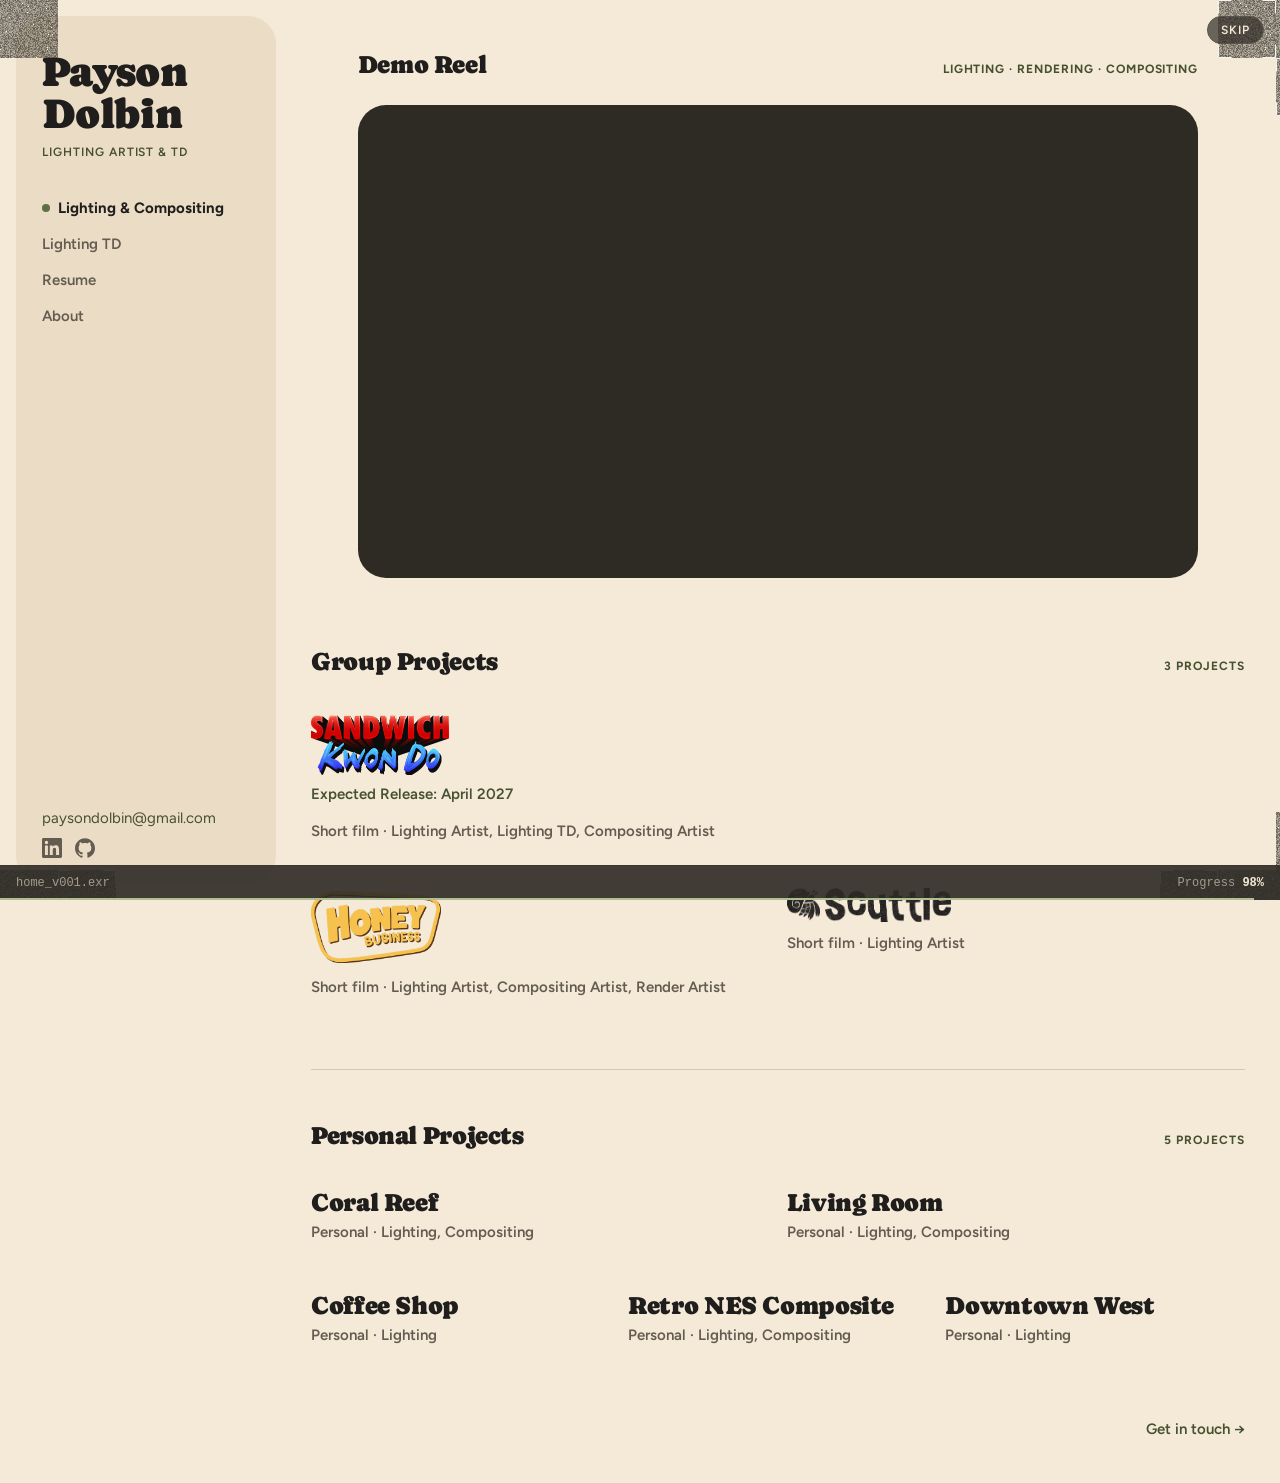
<file: index.html>
<!doctype html>
<html lang="en">
<head>
  <meta charset="utf-8">
  <meta name="viewport" content="width=device-width, initial-scale=1">
  <title>Payson Dolbin | Lighting &amp; Compositing</title>
  <meta name="description" content="Payson Dolbin — Lighting Artist &amp; Lighting TD. Demo reel and project breakdowns.">
  <link rel="preconnect" href="https://fonts.googleapis.com">
  <link rel="preconnect" href="https://fonts.gstatic.com" crossorigin>
  <link rel="stylesheet" href="https://fonts.googleapis.com/css2?family=Caprasimo&amp;family=Figtree:wght@400;600;700&amp;display=swap">
  <link rel="stylesheet" href="css/style.css">
  <script src="js/intro.js"></script>
</head>
<body>
  <div class="shell" id="top">
    <aside class="sidebar">
      <div class="sidebar__brand">
        <a href="#top" class="sidebar__name">Payson<br>Dolbin</a>
        <div class="sidebar__role label">Lighting Artist &amp; TD</div>
      </div>
      <nav class="sidebar__nav" aria-label="Main">
        <a href="index.html" class="nav-link nav-link--active" aria-current="page">Lighting &amp; Compositing</a>
        <a href="lighting-td.html" class="nav-link">Lighting TD</a>
        <a href="resume.html" class="nav-link">Resume</a>
        <a href="about.html" class="nav-link">About</a>
      </nav>
      <div class="sidebar__contact">
        <a class="sidebar__email" href="mailto:paysondolbin@gmail.com" title="Click to copy">paysondolbin@gmail.com</a>
        <div class="social">
          <a href="https://www.linkedin.com/in/payson-dolbin-346336221/" target="_blank" rel="noopener noreferrer" aria-label="LinkedIn"><svg viewBox="0 0 24 24" aria-hidden="true"><path d="M20.447 20.452h-3.554v-5.569c0-1.328-.027-3.037-1.852-3.037-1.853 0-2.136 1.445-2.136 2.939v5.667H9.351V9h3.414v1.561h.046c.477-.9 1.637-1.85 3.37-1.85 3.601 0 4.267 2.37 4.267 5.455v6.286zM5.337 7.433a2.062 2.062 0 01-2.063-2.065 2.064 2.064 0 112.063 2.065zm1.782 13.019H3.555V9h3.564v11.452zM22.225 0H1.771C.792 0 0 .774 0 1.729v20.542C0 23.227.792 24 1.771 24h20.451C23.2 24 24 23.227 24 22.271V1.729C24 .774 23.2 0 22.222 0h.003z"/></svg></a>
          <a href="https://github.com/paysonrdolbin" target="_blank" rel="noopener noreferrer" aria-label="GitHub"><svg viewBox="0 0 24 24" aria-hidden="true"><path d="M12 .297c-6.63 0-12 5.373-12 12 0 5.303 3.438 9.8 8.205 11.385.6.113.82-.258.82-.577 0-.285-.01-1.04-.015-2.04-3.338.724-4.042-1.61-4.042-1.61C4.422 18.07 3.633 17.7 3.633 17.7c-1.087-.744.084-.729.084-.729 1.205.084 1.838 1.236 1.838 1.236 1.07 1.835 2.809 1.305 3.495.998.108-.776.417-1.305.76-1.605-2.665-.3-5.466-1.332-5.466-5.93 0-1.31.465-2.38 1.235-3.22-.135-.303-.54-1.523.105-3.176 0 0 1.005-.322 3.3 1.23.96-.267 1.98-.399 3-.405 1.02.006 2.04.138 3 .405 2.28-1.552 3.285-1.23 3.285-1.23.645 1.653.24 2.873.12 3.176.765.84 1.23 1.91 1.23 3.22 0 4.61-2.805 5.625-5.475 5.92.42.36.81 1.096.81 2.22 0 1.606-.015 2.896-.015 3.286 0 .315.21.69.825.57C20.565 22.092 24 17.592 24 12.297c0-6.627-5.373-12-12-12"/></svg></a>
        </div>
      </div>
    </aside>

    <main class="main">
      <section class="projects reel" aria-labelledby="demo-reel">
        <div class="projects__head">
          <h2 class="projects__title" id="demo-reel">Demo Reel</h2>
          <span class="projects__count label">Lighting · Rendering · Compositing</span>
        </div>
        <div class="reel__frame">
          <iframe src="https://player.vimeo.com/video/1138259296?title=0&amp;byline=0&amp;portrait=0&amp;dnt=1"
                  allow="autoplay; fullscreen; picture-in-picture" allowfullscreen
                  referrerpolicy="strict-origin-when-cross-origin" title="Demo Reel 2026"></iframe>
        </div>
      </section>

      <section class="projects" aria-labelledby="group-projects">
        <div class="projects__head">
          <h2 class="projects__title" id="group-projects">Group Projects</h2>
          <span class="projects__count label">3 projects</span>
        </div>
        <div class="mosaic">
          <button class="tile" type="button" data-project="0" style="--span:6;--aspect:21/9">
            <span class="tile__frame"><span class="tile__inner"><img src="assets/stills/sandwich-kwon-do/a110-tile.jpg" alt="" loading="lazy"></span></span>
            <span class="tile__text">
              <span class="tile__title"><img class="logo logo--sandwich-kwon-do" src="assets/logos/sandwich-kwon-do.png" alt="Sandwich Kwon Do"></span>
              <span class="wip">Expected Release: April 2027</span>
              <span class="tile__meta">Short film · Lighting Artist, Lighting TD, Compositing Artist</span>
            </span>
          </button>
          <button class="tile" type="button" data-project="1" style="--span:3;--aspect:4/3">
            <span class="tile__frame"><span class="tile__inner"><img src="assets/stills/honey-business/c250.jpg" alt="" loading="lazy"></span></span>
            <span class="tile__text">
              <span class="tile__title"><img class="logo logo--honey-business" src="assets/logos/honey-business.png" alt="Honey Business"></span>
              <span class="tile__meta">Short film · Lighting Artist, Compositing Artist, Render Artist</span>
            </span>
          </button>
          <button class="tile" type="button" data-project="2" style="--span:3;--aspect:4/3">
            <span class="tile__frame"><span class="tile__inner"><img src="assets/stills/scuttle/scuttle-04.jpg" alt="" loading="lazy"></span></span>
            <span class="tile__text">
              <span class="tile__title"><img class="logo logo--scuttle" src="assets/logos/scuttle.png" alt="Scuttle"></span>
              <span class="tile__meta">Short film · Lighting Artist</span>
            </span>
          </button>
        </div>
      </section>

      <section class="projects projects--rule" aria-labelledby="personal-projects">
        <div class="projects__head">
          <h2 class="projects__title" id="personal-projects">Personal Projects</h2>
          <span class="projects__count label">5 projects</span>
        </div>
        <div class="mosaic">
          <button class="tile" type="button" data-project="3" style="--span:3;--aspect:16/10">
            <span class="tile__frame"><span class="tile__inner"><img src="assets/video/coral-reef-poster.jpg" alt="" loading="lazy"></span></span>
            <span class="tile__text">
              <span class="tile__title">Coral Reef</span>
              <span class="tile__meta">Personal · Lighting, Compositing</span>
            </span>
          </button>
          <button class="tile" type="button" data-project="4" style="--span:3;--aspect:16/10">
            <span class="tile__frame"><span class="tile__inner"><img src="assets/stills/living-room/living-room.jpg" alt="" loading="lazy"></span></span>
            <span class="tile__text">
              <span class="tile__title">Living Room</span>
              <span class="tile__meta">Personal · Lighting, Compositing</span>
            </span>
          </button>
          <button class="tile" type="button" data-project="5" style="--span:2;--aspect:4/5">
            <span class="tile__frame"><span class="tile__inner"><img src="assets/stills/coffee-shop/coffee-shop-07.jpg" alt="" loading="lazy"></span></span>
            <span class="tile__text">
              <span class="tile__title">Coffee Shop</span>
              <span class="tile__meta">Personal · Lighting</span>
            </span>
          </button>
          <button class="tile" type="button" data-project="6" style="--span:2;--aspect:4/5">
            <span class="tile__frame"><span class="tile__inner"><img src="assets/stills/retro-nes/nes-comp.jpg" alt="" loading="lazy"></span></span>
            <span class="tile__text">
              <span class="tile__title">Retro NES Composite</span>
              <span class="tile__meta">Personal · Lighting, Compositing</span>
            </span>
          </button>
          <button class="tile" type="button" data-project="7" style="--span:2;--aspect:4/5">
            <span class="tile__frame"><span class="tile__inner"><img src="assets/video/downtown-poster.jpg" alt="" loading="lazy"></span></span>
            <span class="tile__text">
              <span class="tile__title">Downtown West</span>
              <span class="tile__meta">Personal · Lighting</span>
            </span>
          </button>
        </div>
      </section>

      <footer class="site-footer"><a href="mailto:paysondolbin@gmail.com">Get in touch →</a></footer>
    </main>
  </div>

  <script src="js/main.js"></script>
  <script src="js/home.js"></script>
</body>
</html>
</file>
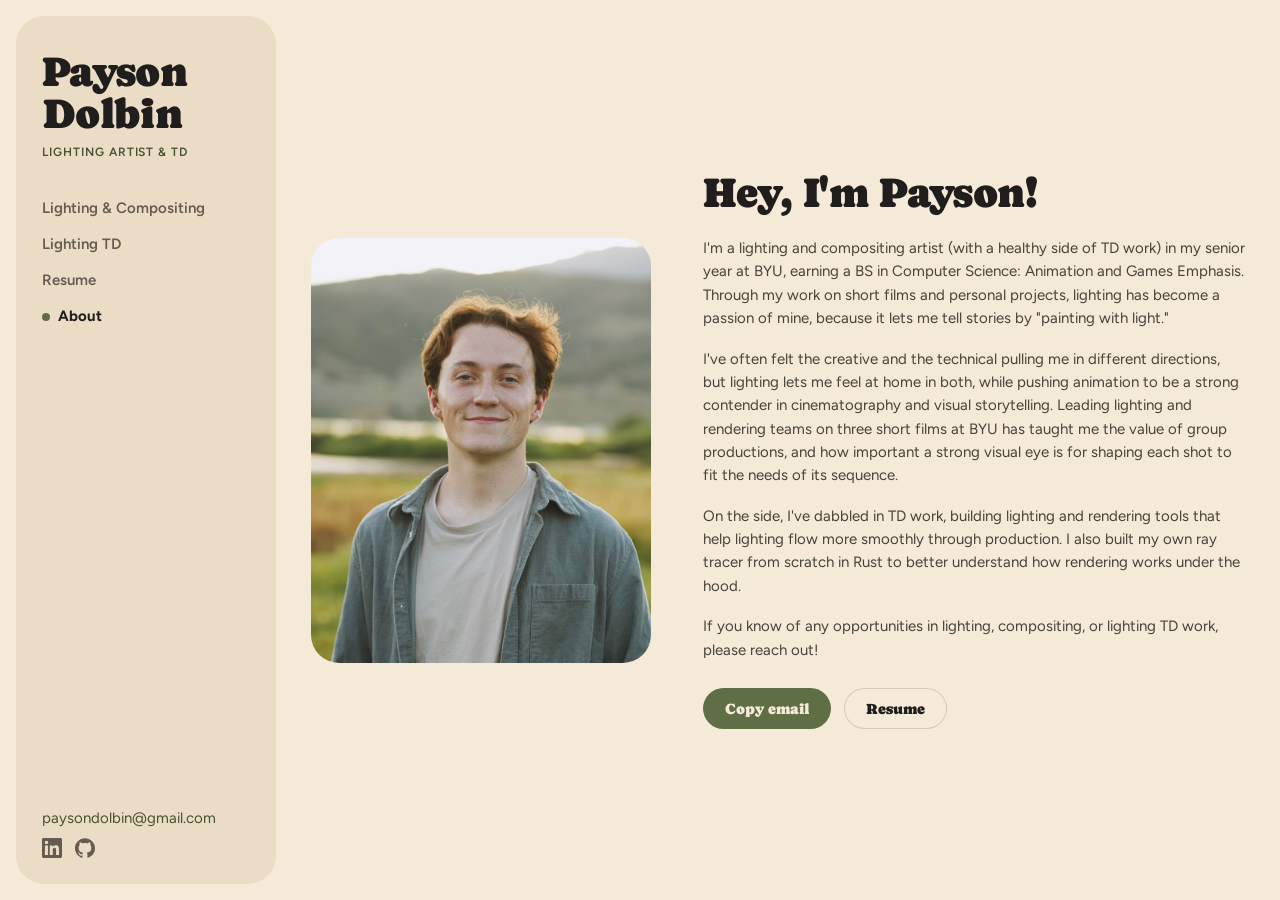
<file: about.html>
<!doctype html>
<html lang="en">
<head>
  <meta charset="utf-8">
  <meta name="viewport" content="width=device-width, initial-scale=1">
  <title>Payson Dolbin | About</title>
  <meta name="description" content="About Payson Dolbin, lighting artist and lighting TD.">
  <link rel="preconnect" href="https://fonts.googleapis.com">
  <link rel="preconnect" href="https://fonts.gstatic.com" crossorigin>
  <link rel="stylesheet" href="https://fonts.googleapis.com/css2?family=Caprasimo&amp;family=Figtree:wght@400;600;700&amp;display=swap">
  <link rel="stylesheet" href="css/style.css">
</head>
<body>
  <div class="shell" id="top">
    <aside class="sidebar">
      <div class="sidebar__brand">
        <a href="index.html" class="sidebar__name">Payson<br>Dolbin</a>
        <div class="sidebar__role label">Lighting Artist &amp; TD</div>
      </div>
      <nav class="sidebar__nav" aria-label="Main">
        <a href="index.html" class="nav-link">Lighting &amp; Compositing</a>
        <a href="lighting-td.html" class="nav-link">Lighting TD</a>
        <a href="resume.html" class="nav-link">Resume</a>
        <a href="about.html" class="nav-link nav-link--active" aria-current="page">About</a>
      </nav>
      <div class="sidebar__contact">
        <a class="sidebar__email" href="mailto:paysondolbin@gmail.com" title="Click to copy">paysondolbin@gmail.com</a>
        <div class="social">
          <a href="https://www.linkedin.com/in/payson-dolbin-346336221/" target="_blank" rel="noopener noreferrer" aria-label="LinkedIn"><svg viewBox="0 0 24 24" aria-hidden="true"><path d="M20.447 20.452h-3.554v-5.569c0-1.328-.027-3.037-1.852-3.037-1.853 0-2.136 1.445-2.136 2.939v5.667H9.351V9h3.414v1.561h.046c.477-.9 1.637-1.85 3.37-1.85 3.601 0 4.267 2.37 4.267 5.455v6.286zM5.337 7.433a2.062 2.062 0 01-2.063-2.065 2.064 2.064 0 112.063 2.065zm1.782 13.019H3.555V9h3.564v11.452zM22.225 0H1.771C.792 0 0 .774 0 1.729v20.542C0 23.227.792 24 1.771 24h20.451C23.2 24 24 23.227 24 22.271V1.729C24 .774 23.2 0 22.222 0h.003z"/></svg></a>
          <a href="https://github.com/paysonrdolbin" target="_blank" rel="noopener noreferrer" aria-label="GitHub"><svg viewBox="0 0 24 24" aria-hidden="true"><path d="M12 .297c-6.63 0-12 5.373-12 12 0 5.303 3.438 9.8 8.205 11.385.6.113.82-.258.82-.577 0-.285-.01-1.04-.015-2.04-3.338.724-4.042-1.61-4.042-1.61C4.422 18.07 3.633 17.7 3.633 17.7c-1.087-.744.084-.729.084-.729 1.205.084 1.838 1.236 1.838 1.236 1.07 1.835 2.809 1.305 3.495.998.108-.776.417-1.305.76-1.605-2.665-.3-5.466-1.332-5.466-5.93 0-1.31.465-2.38 1.235-3.22-.135-.303-.54-1.523.105-3.176 0 0 1.005-.322 3.3 1.23.96-.267 1.98-.399 3-.405 1.02.006 2.04.138 3 .405 2.28-1.552 3.285-1.23 3.285-1.23.645 1.653.24 2.873.12 3.176.765.84 1.23 1.91 1.23 3.22 0 4.61-2.805 5.625-5.475 5.92.42.36.81 1.096.81 2.22 0 1.606-.015 2.896-.015 3.286 0 .315.21.69.825.57C20.565 22.092 24 17.592 24 12.297c0-6.627-5.373-12-12-12"/></svg></a>
        </div>
      </div>
    </aside>

    <main class="main main--center">
      <section class="content about__grid">
        <img class="about__photo" src="assets/img/portrait.jpg" alt="Portrait of Payson Dolbin">
        <div>
          <h1 class="page-title">Hey, I'm Payson!</h1>
          <div class="about__bio">
            <p>
              I'm a lighting and compositing artist (with a healthy side of TD work) in my senior year at BYU,
              earning a BS in Computer Science: Animation and Games Emphasis. Through my work on short films and
              personal projects, lighting has become a passion of mine, because it lets me tell stories by
              "painting with light."
            </p>
            <p>
              I've often felt the creative and the technical pulling me in different directions, but lighting lets
              me feel at home in both, while pushing animation to be a strong contender in cinematography and
              visual storytelling. Leading lighting and rendering teams on three short films at BYU has taught me
              the value of group productions, and how important a strong visual eye is for shaping each shot to
              fit the needs of its sequence.
            </p>
            <p>
              On the side, I've dabbled in TD work, building lighting and rendering tools that help lighting flow
              more smoothly through production. I also built my own ray tracer from scratch in Rust to better
              understand how rendering works under the hood.
            </p>
            <p>
              If you know of any opportunities in lighting, compositing, or lighting TD work, please reach out!
            </p>
          </div>
          <div class="about__links">
            <a class="btn" href="mailto:paysondolbin@gmail.com" title="Copy email address">Copy email</a>
            <a class="btn btn--ghost" href="resume.html">Resume</a>
          </div>
        </div>
      </section>
    </main>
  </div>

  <script src="js/main.js"></script>
</body>
</html>
</file>
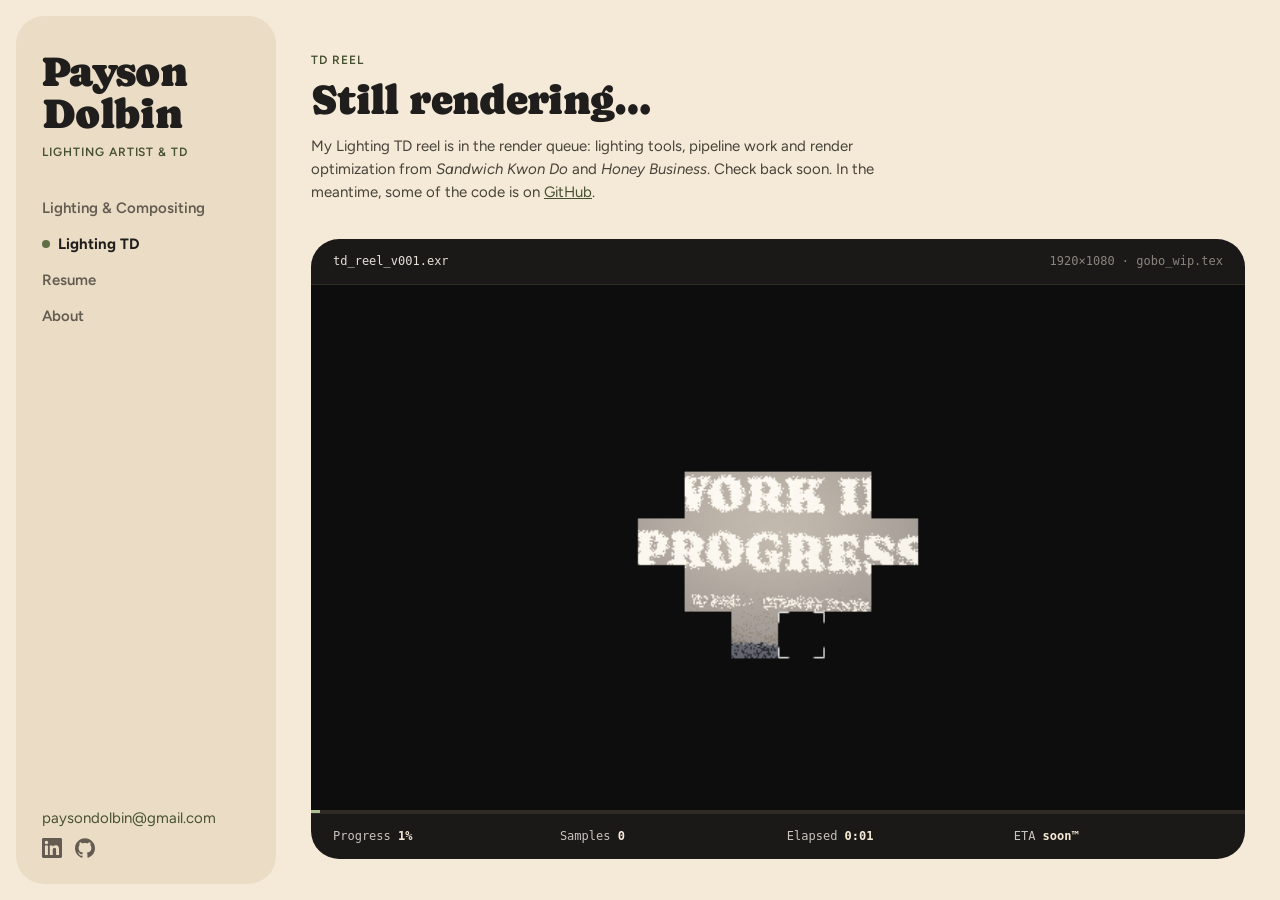
<file: lighting-td.html>
<!doctype html>
<html lang="en">
<head>
  <meta charset="utf-8">
  <meta name="viewport" content="width=device-width, initial-scale=1">
  <title>Payson Dolbin | Lighting TD</title>
  <meta name="description" content="Payson Dolbin — Lighting TD reel (coming soon).">
  <link rel="preconnect" href="https://fonts.googleapis.com">
  <link rel="preconnect" href="https://fonts.gstatic.com" crossorigin>
  <link rel="stylesheet" href="https://fonts.googleapis.com/css2?family=Caprasimo&amp;family=Figtree:wght@400;600;700&amp;display=swap">
  <link rel="stylesheet" href="css/style.css">
</head>
<body>
  <div class="shell" id="top">
    <aside class="sidebar">
      <div class="sidebar__brand">
        <a href="index.html" class="sidebar__name">Payson<br>Dolbin</a>
        <div class="sidebar__role label">Lighting Artist &amp; TD</div>
      </div>
      <nav class="sidebar__nav" aria-label="Main">
        <a href="index.html" class="nav-link">Lighting &amp; Compositing</a>
        <a href="lighting-td.html" class="nav-link nav-link--active" aria-current="page">Lighting TD</a>
        <a href="resume.html" class="nav-link">Resume</a>
        <a href="about.html" class="nav-link">About</a>
      </nav>
      <div class="sidebar__contact">
        <a class="sidebar__email" href="mailto:paysondolbin@gmail.com" title="Click to copy">paysondolbin@gmail.com</a>
        <div class="social">
          <a href="https://www.linkedin.com/in/payson-dolbin-346336221/" target="_blank" rel="noopener noreferrer" aria-label="LinkedIn"><svg viewBox="0 0 24 24" aria-hidden="true"><path d="M20.447 20.452h-3.554v-5.569c0-1.328-.027-3.037-1.852-3.037-1.853 0-2.136 1.445-2.136 2.939v5.667H9.351V9h3.414v1.561h.046c.477-.9 1.637-1.85 3.37-1.85 3.601 0 4.267 2.37 4.267 5.455v6.286zM5.337 7.433a2.062 2.062 0 01-2.063-2.065 2.064 2.064 0 112.063 2.065zm1.782 13.019H3.555V9h3.564v11.452zM22.225 0H1.771C.792 0 0 .774 0 1.729v20.542C0 23.227.792 24 1.771 24h20.451C23.2 24 24 23.227 24 22.271V1.729C24 .774 23.2 0 22.222 0h.003z"/></svg></a>
          <a href="https://github.com/paysonrdolbin" target="_blank" rel="noopener noreferrer" aria-label="GitHub"><svg viewBox="0 0 24 24" aria-hidden="true"><path d="M12 .297c-6.63 0-12 5.373-12 12 0 5.303 3.438 9.8 8.205 11.385.6.113.82-.258.82-.577 0-.285-.01-1.04-.015-2.04-3.338.724-4.042-1.61-4.042-1.61C4.422 18.07 3.633 17.7 3.633 17.7c-1.087-.744.084-.729.084-.729 1.205.084 1.838 1.236 1.838 1.236 1.07 1.835 2.809 1.305 3.495.998.108-.776.417-1.305.76-1.605-2.665-.3-5.466-1.332-5.466-5.93 0-1.31.465-2.38 1.235-3.22-.135-.303-.54-1.523.105-3.176 0 0 1.005-.322 3.3 1.23.96-.267 1.98-.399 3-.405 1.02.006 2.04.138 3 .405 2.28-1.552 3.285-1.23 3.285-1.23.645 1.653.24 2.873.12 3.176.765.84 1.23 1.91 1.23 3.22 0 4.61-2.805 5.625-5.475 5.92.42.36.81 1.096.81 2.22 0 1.606-.015 2.896-.015 3.286 0 .315.21.69.825.57C20.565 22.092 24 17.592 24 12.297c0-6.627-5.373-12-12-12"/></svg></a>
        </div>
      </div>
    </aside>

    <main class="main">
      <section class="content">
        <p class="page-kicker label">TD Reel</p>
        <h1 class="page-title">Still rendering…</h1>
        <p class="page-text">My Lighting TD reel is in the render queue: lighting tools, pipeline work and render optimization
            from <em>Sandwich Kwon Do</em> and <em>Honey Business</em>. Check back soon. In the meantime,
            some of the code is on <a href="https://github.com/paysonrdolbin" target="_blank" rel="noopener noreferrer">GitHub</a>.</p>
        <div class="render-view" role="img" aria-label="Animated placeholder: a spotlight projects the words Work in Progress onto a wall, rendering progressively and stalling at 99%">
            <div class="render-view__bar">
              <span>td_reel_v001.exr</span>
              <span id="rv-res">1920×1080 · gobo_wip.tex</span>
            </div>
            <canvas id="rv-canvas" width="640" height="360"></canvas>
            <div class="render-view__progress"><div id="rv-bar"></div></div>
            <div class="render-view__status">
              <span>Progress <b id="rv-pct">0%</b></span>
              <span>Samples <b id="rv-spp">0</b></span>
              <span>Elapsed <b id="rv-time">0:00</b></span>
              <span>ETA <b id="rv-eta">soon™</b></span>
            </div>
          </div>
      </section>
    </main>
  </div>

  <script src="js/main.js"></script>
  <script src="js/render-placeholder.js"></script>
</body>
</html>
</file>
<file: css/style.css>
/* ==========================================================================
   Payson Dolbin — portfolio
   Organic theme: warm cream ground, rounded shapes, Caprasimo over Figtree,
   green accent. Type scale uses four sizes only: 42 / 25 / 15 / 12px.
   ========================================================================== */

:root {
  --color-bg: #f5ead8;        /* page ground */
  --color-surface: #ebddc5;   /* sidebar panel */
  --color-text: #201e1d;
  --color-divider: color-mix(in srgb, #201e1d 16%, transparent);

  --color-accent: #5f6e45;
  --color-accent-100: #f0fae1; --color-accent-200: #e1eecc; --color-accent-300: #ccdbb2;
  --color-accent-400: #aebf92; --color-accent-500: #728157; --color-accent-600: #56633f;
  --color-accent-700: #46512f; --color-accent-800: #2f3820; --color-accent-900: #1f2515;

  --color-neutral-100: #f9f4ed; --color-neutral-300: #dcd3c4; --color-neutral-700: #645c50;
  --color-neutral-800: #474238; --color-neutral-900: #2e2b25;   /* media letterbox / stage bg */

  --font-heading: "Caprasimo", system-ui, sans-serif;  /* weight 400 only */
  --font-body: "Figtree", system-ui, sans-serif;

  --radius-sm: 8px; --radius-md: 16px; --radius-lg: 28px;
  --shadow-md: 0 3px 10px color-mix(in srgb, #2e2b25 16%, transparent);
  --shadow-lg: 0 12px 32px color-mix(in srgb, #2e2b25 22%, transparent);
}

* { box-sizing: border-box; }

html { scroll-behavior: smooth; }
@media (prefers-reduced-motion: reduce) { html { scroll-behavior: auto; } }

body {
  margin: 0;
  background: var(--color-bg);
  color: var(--color-text);
  font-family: var(--font-body);
  font-size: 15px;
  font-weight: 400;
  line-height: 1.55;
  -webkit-font-smoothing: antialiased;
}
body.overlay-open { overflow: hidden; }

img { max-width: 100%; display: block; }
a { color: #46512f; }
a:hover { color: #5f6e45; }
::selection { background: #ccdbb2; }
:focus-visible { outline: 2px solid var(--color-accent); outline-offset: 2px; }

h1, h2, h3 { font-family: var(--font-heading); font-weight: 400; }

.label {
  font-size: 12px;
  font-weight: 700;
  letter-spacing: .08em;
  text-transform: uppercase;
}

/* ---------- Shell ---------- */

.shell {
  display: flex;
  gap: 16px;
  padding: 16px;
  min-height: 100vh;
}

.sidebar {
  position: sticky;
  top: 16px;
  height: calc(100vh - 32px);
  width: 260px;
  flex: none;
  background: var(--color-surface);
  border-radius: var(--radius-lg);
  padding: 35px 26px 26px;
  display: flex;
  flex-direction: column;
  gap: 35px;
  justify-content: space-between;
  overflow-y: auto;
}
.sidebar__brand { display: flex; flex-direction: column; gap: 8px; }
.sidebar__name {
  font-family: var(--font-heading);
  font-size: 42px;
  line-height: 1;
  letter-spacing: -.015em;
  color: var(--color-text);
  text-decoration: none;
}
.sidebar__name:hover { color: var(--color-text); }
.sidebar__role { font-weight: 600; color: var(--color-accent-700); }

.sidebar__nav { display: flex; flex-direction: column; gap: 13px; flex: 1; }
.nav-link {
  font-size: 15px;
  font-weight: 600;
  color: var(--color-neutral-700);
  text-decoration: none;
  transition: color .2s;
}
.nav-link:hover { color: var(--color-accent); }
.nav-link--active {
  display: flex;
  align-items: center;
  gap: 8px;
  font-weight: 700;
  color: var(--color-text);
}
.nav-link--active:hover { color: var(--color-text); }
.nav-link--active::before {
  content: "";
  width: 8px; height: 8px;
  border-radius: 50%;
  background: var(--color-accent);
  flex: none;
}

.sidebar__contact { display: flex; flex-direction: column; gap: 8px; font-size: 15px; }
.sidebar__email { text-decoration: none; }
.social { display: flex; gap: 13px; }
.social a { display: inline-flex; color: var(--color-neutral-700); transition: color .2s; }
.social a:hover { color: var(--color-accent); }
.social svg { width: 20px; height: 20px; fill: currentColor; }

.main {
  flex: 1;
  min-width: 0;
  display: flex;
  flex-direction: column;
  gap: 70px;
  padding: 35px 19px 0;   /* top lines up with the sidebar's inner padding */
}
/* Text-heavy pages keep a readable measure. */
.content { max-width: 980px; width: 100%; }
/* Short pages (About) sit in the middle of the viewport instead of hugging the top. */
.main--center { justify-content: center; min-height: calc(100vh - 32px); padding-bottom: 35px; }

/* ---------- Demo reel ---------- */

/* Reel (header + player) sits at 90% width, centered over the project grids. */
.reel { width: 90%; align-self: center; }

.reel__frame {
  position: relative;
  aspect-ratio: 16 / 9;
  border-radius: var(--radius-lg);
  overflow: hidden;
  background: var(--color-neutral-900);
}
.reel__frame iframe { position: absolute; inset: 0; width: 100%; height: 100%; border: 0; }

/* ---------- Project sections ---------- */

.projects { display: flex; flex-direction: column; gap: 26px; }
.projects--rule { border-top: 1px solid var(--color-divider); padding-top: 52px; }
.projects__head {
  display: flex;
  align-items: baseline;
  justify-content: space-between;
  flex-wrap: wrap;
  gap: 13px;
}
.projects__title { margin: 0; font-size: 25px; line-height: 1.12; letter-spacing: -.015em; }
.projects__count { color: var(--color-accent-700); }

.mosaic {
  display: grid;
  grid-template-columns: repeat(6, minmax(0, 1fr));
  column-gap: 17.6px;
  row-gap: 35px;
  align-items: start;
}

.tile {
  grid-column: span var(--span, 6);
  display: flex;
  flex-direction: column;
  gap: 13px;
  min-width: 0;
  padding: 0;
  border: 0;
  background: none;
  font: inherit;
  color: inherit;
  text-align: left;
  cursor: pointer;
}
.tile:focus-visible { outline-offset: 6px; border-radius: var(--radius-lg); }
.tile__frame {
  position: relative;
  aspect-ratio: var(--aspect, 16 / 9);
  border-radius: var(--radius-lg);
  overflow: hidden;
  background: var(--color-neutral-300);
}
.tile__inner { position: absolute; inset: var(--inset, 0); }
.tile__inner img { width: 100%; height: 100%; object-fit: cover; transition: transform .5s ease; }
.tile:hover .tile__inner img { transform: scale(1.03); }
.tile__text { display: flex; flex-direction: column; gap: 4px; }
.tile__title { font-family: var(--font-heading); font-size: 25px; line-height: 1.12; letter-spacing: -.015em; }
.tile__meta { font-weight: 600; color: var(--color-neutral-700); }

/* Film logos stand in for the text title on Honey Business and Scuttle. */
.logo { display: block; width: auto; max-width: 100%; }
.tile__text:has(.logo) { gap: 13px; }   /* more room between a logo and its caption */
.wip { font-weight: 600; color: var(--color-accent-700); }
.tile__text .wip { margin-top: -4.4px; }   /* tuck the note up under the logo */
.logo--honey-business { height: 72px; }
/* Wordmarks in the two-up row overflow the 28px title line equally, so their captions line up. */
.logo--scuttle { height: 34px; margin: -3px 0; }
.logo--sandwich-kwon-do { height: 60px; }
.logo--honey-business.logo--lg { height: 96px; }
.logo--scuttle.logo--lg { height: 52px; margin: 8px 0; }
.logo--sandwich-kwon-do.logo--lg { height: 96px; }

.site-footer {
  display: flex;
  justify-content: flex-end;
  font-weight: 600;
  padding-bottom: 26px;
}
.site-footer a { text-decoration: none; }

/* ---------- Buttons & tags ---------- */

.btn {
  display: inline-flex;
  align-items: center;
  gap: 8px;
  padding: 13px 22px;
  border: 0;
  border-radius: 999px;
  background: var(--color-accent);
  color: var(--color-bg);
  font-family: var(--font-heading);
  font-size: 15px;
  line-height: 1;
  text-decoration: none;
  cursor: pointer;
  transition: background .2s, color .2s;
}
.btn:hover { background: var(--color-accent-600); color: var(--color-bg); }
.btn svg { width: 16px; height: 16px; flex: none; }
.btn--ghost { background: transparent; color: var(--color-text); box-shadow: inset 0 0 0 1px var(--color-divider); }
.btn--ghost:hover { background: var(--color-accent-100); color: var(--color-text); }

.icon-btn {
  width: 36px; height: 36px;
  flex: none;
  display: inline-flex;
  align-items: center;
  justify-content: center;
  padding: 0;
  border: 0;
  border-radius: 50%;
  cursor: pointer;
  transition: background .2s;
}
.icon-btn svg { width: 18px; height: 18px; }
.icon-btn--outline { background: transparent; color: var(--color-text); border: 1px solid var(--color-divider); }
.icon-btn--outline:hover { background: var(--color-accent-100); }
.icon-btn--cream { background: var(--color-bg); color: var(--color-text); box-shadow: var(--shadow-md); }
.icon-btn--cream:hover { background: var(--color-accent-200); }
.icon-btn--primary { background: var(--color-accent); color: var(--color-bg); }
.icon-btn--primary:hover { background: var(--color-accent-600); }
.icon-btn--primary svg { width: 16px; height: 16px; }

.tags { display: flex; flex-wrap: wrap; gap: 8px; }
.tag {
  font-size: 15px;
  font-weight: 600;
  line-height: 1.4;
  padding: 4.4px 13px;
  border-radius: 999px;
  background: var(--color-accent-100);
  color: var(--color-accent-800);
}

/* ---------- Project overlay ---------- */

.overlay {
  position: fixed;
  inset: 0;
  z-index: 100;
  background: color-mix(in srgb, #2e2b25 50%, transparent);
}
.overlay[hidden] { display: none; }

.ov-panel {
  position: fixed;
  inset: 16px;
  background: var(--color-bg);
  border-radius: var(--radius-lg);
  box-shadow: var(--shadow-lg);
  padding: 26px;
  display: flex;
  flex-direction: row;
  gap: 35px;
  overflow: hidden;
}

.ov-info {
  flex: none;
  width: 340px;
  min-height: 0;
  display: flex;
  flex-direction: column;
  gap: 26px;
  overflow-y: auto;
}
.ov-head { display: flex; justify-content: space-between; align-items: flex-start; gap: 13px; }
.ov-heading { display: flex; flex-direction: column; gap: 8px; }
.ov-kicker { font-weight: 600; color: var(--color-accent-700); }
.ov-title { margin: 0; font-size: 42px; line-height: 1.05; letter-spacing: -.015em; }

.sw-row {
  display: flex;
  flex-wrap: wrap;
  gap: 8px 22px;
  font-weight: 600;
  color: var(--color-neutral-800);
}
.sw { display: inline-flex; align-items: center; gap: 8px; white-space: nowrap; }
.sw img { width: 18px; height: 18px; object-fit: contain; flex: none; }

.ov-bullets {
  margin: 0;
  padding-left: 1.1em;
  display: flex;
  flex-direction: column;
  gap: 8px;
  text-wrap: pretty;
}
.ov-bullets:empty { display: none; }
.ov-desc { display: flex; flex-direction: column; gap: 8px; text-wrap: pretty; }
.ov-desc p { margin: 0; }
.ov-facts { margin: 0; display: flex; flex-wrap: wrap; gap: 8px 26px; }
.ov-facts div { display: flex; flex-direction: column; gap: 2px; }
.ov-facts dt { font-size: 12px; font-weight: 700; letter-spacing: .08em; text-transform: uppercase; color: var(--color-accent-700); }
.ov-facts dd { margin: 0; font-weight: 600; color: var(--color-neutral-800); }
.ov-credits { color: var(--color-neutral-700); }
.ov-credits p { margin: 0; }
.ov-desc:empty, .ov-facts:empty, .ov-credits:empty { display: none; }
.ov-next { margin-top: auto; padding-top: 13px; }

.ov-gallery {
  flex: 1;
  min-width: 0;
  min-height: 0;
  display: flex;
  flex-direction: column;
  gap: 13px;
}
.ov-stage-area {
  flex: 1;
  min-height: 0;
  container-type: size;
  display: grid;
  place-items: center;
}
.ov-stage {
  --r: 1.7778;
  position: relative;
  width: min(100cqw, calc(100cqh * var(--r)));
  aspect-ratio: var(--r);
  border-radius: var(--radius-lg);
  overflow: hidden;
  background: var(--color-neutral-900);
}
.ov-stage > img,
.ov-stage > video,
.ov-stage > iframe {
  position: absolute;
  inset: 0;
  width: 100%;
  height: 100%;
  border: 0;
  object-fit: contain;
}
.ov-stage > img { cursor: zoom-in; }
.ov-stage > video.is-loop { cursor: pointer; }

.stage-arrow {
  position: absolute;
  top: 50%;
  transform: translateY(-50%);
  z-index: 2;
}
.stage-arrow--prev { left: 13px; }
.stage-arrow--next { right: 13px; }
.clip-btn { position: absolute; bottom: 13px; z-index: 2; }
.clip-btn--fs { right: 57px; }
.clip-btn--play { right: 13px; }

.ov-caption-row {
  flex: none;
  display: flex;
  justify-content: space-between;
  align-items: baseline;
  gap: 13px;
  min-height: 1.4em;
  font-weight: 600;
  color: var(--color-neutral-800);
}
.ov-counter { color: var(--color-neutral-700); }

.ov-thumbs { flex: none; display: flex; flex-wrap: wrap; gap: 8px; }
.ov-thumbs:empty { display: none; }
.ov-thumb {
  position: relative;
  flex: none;
  width: 96px;
  aspect-ratio: 16 / 9;
  padding: 0;
  border: 0;
  border-radius: var(--radius-sm);
  overflow: hidden;
  background: var(--color-neutral-900);
  cursor: pointer;
  opacity: .55;
  outline: 2px solid transparent;
  outline-offset: 2px;
  transition: opacity .2s;
}
.ov-thumb:hover { opacity: 1; }
.ov-thumb--active { opacity: 1; outline-color: var(--color-accent); }
.ov-thumb img { width: 100%; height: 100%; object-fit: cover; }
.ov-thumb__play { position: absolute; inset: 0; display: grid; place-items: center; color: #fff; }
.ov-thumb__play svg { width: 16px; height: 16px; }

.ov-zoom {
  position: fixed;
  inset: 16px;
  z-index: 110;
  border-radius: var(--radius-lg);
  overflow: hidden;
  background: var(--color-neutral-900);
  cursor: zoom-out;
}
.ov-zoom[hidden] { display: none; }
.ov-zoom > img { position: absolute; inset: 0; width: 100%; height: 100%; object-fit: contain; }
.ov-zoom__close { position: absolute; top: 17.6px; right: 17.6px; z-index: 2; }

/* ---------- Toast ---------- */

.toast {
  position: fixed;
  left: 50%;
  bottom: 26px;
  z-index: 120;
  transform: translate(-50%, 12px);
  padding: 13px 22px;
  border-radius: 999px;
  background: var(--color-neutral-900);
  color: var(--color-bg);
  font-weight: 600;
  box-shadow: var(--shadow-lg);
  opacity: 0;
  pointer-events: none;
  transition: opacity .2s, transform .2s;
}
.toast--show { opacity: 1; transform: translate(-50%, 0); }

/* ---------- Page headings (TD, Resume, About) ---------- */

.page-title { margin: 0; font-size: 42px; line-height: 1.05; letter-spacing: -.015em; }
.page-kicker { margin: 0 0 8px; font-weight: 600; color: var(--color-accent-700); }
.page-text { color: var(--color-neutral-800); max-width: 60ch; margin: 13px 0 0; }

/* ---------- Lighting TD: render placeholder ---------- */

.render-view {
  margin-top: 35px;
  background: #1a1918;
  border-radius: var(--radius-lg);
  overflow: hidden;
  color: #c8c4bc;
  font-family: ui-monospace, "SF Mono", Menlo, Consolas, monospace;
  font-size: 12px;
}
.render-view__bar {
  display: flex;
  justify-content: space-between;
  gap: 13px;
  padding: 13px 22px;
  border-bottom: 1px solid #2e2b25;
  color: #8a857c;
}
.render-view__bar span:first-child { color: #e6e1d8; }
.render-view canvas { display: block; width: 100%; aspect-ratio: 16 / 9; background: #0d0d0c; }
.render-view__status {
  display: grid;
  grid-template-columns: repeat(auto-fit, minmax(120px, 1fr));
  gap: 4px 17.6px;
  padding: 13px 22px;
  border-top: 1px solid #2e2b25;
}
.render-view__status b { color: #f5ead8; font-weight: 600; }
.render-view__progress { height: 3px; background: #2e2b25; }
.render-view__progress div { height: 100%; width: 0; background: var(--color-accent-400); transition: width .2s linear; }

/* ---------- Resume ---------- */

.resume__header {
  display: flex;
  justify-content: space-between;
  align-items: center;
  flex-wrap: wrap;
  gap: 17.6px;
  margin-bottom: 26px;
}
.resume__pages { display: flex; flex-direction: column; gap: 26px; }
.resume__page {
  width: 100%;
  height: auto;
  background: #fff;
  border-radius: var(--radius-md);
  box-shadow: var(--shadow-md);
}
.resume__status { color: var(--color-neutral-700); padding: 52px 0; text-align: center; }

/* ---------- About ---------- */

.about__grid {
  display: grid;
  grid-template-columns: minmax(0, 340px) minmax(0, 1fr);
  gap: 52px;
  align-items: center;
}
.about__photo { width: 100%; aspect-ratio: 4 / 5; object-fit: cover; object-position: 50% 20%; border-radius: var(--radius-lg); }
.about__bio p { color: var(--color-neutral-800); margin: 0 0 17.6px; }
.about__bio { margin-top: 22px; }
.about__links { display: flex; flex-wrap: wrap; gap: 13px; margin-top: 26px; }

/* ---------- Narrow screens ---------- */

@media (max-width: 899px) {
  .shell { flex-direction: column; }
  .sidebar {
    position: relative;
    top: 0;
    height: auto;
    width: 100%;
    flex-direction: row;
    flex-wrap: wrap;
    overflow: visible;
  }
  .sidebar__nav { flex-direction: row; flex-wrap: wrap; }
  .main { padding: 0; }
  .main--center { min-height: 0; padding-bottom: 0; }
  .reel { width: 100%; }

  .tile { grid-column: 1 / -1; }
  .tile__frame { aspect-ratio: 16 / 9; }

  .ov-panel { inset: 8px; padding: 22px; flex-direction: column; gap: 26px; overflow-y: auto; }
  /* Flatten the info column so the Next button can sit below the gallery. */
  .ov-info { display: contents; }
  .ov-gallery { order: 1; }
  .ov-next { order: 2; margin-top: 0; padding-top: 0; }
  .ov-stage-area { flex: none; container-type: normal; }
  .ov-stage { width: 100%; }
  .ov-zoom { inset: 8px; }

  .about__grid { grid-template-columns: 1fr; gap: 35px; }
  .about__photo { max-width: 340px; }
}
</file>
